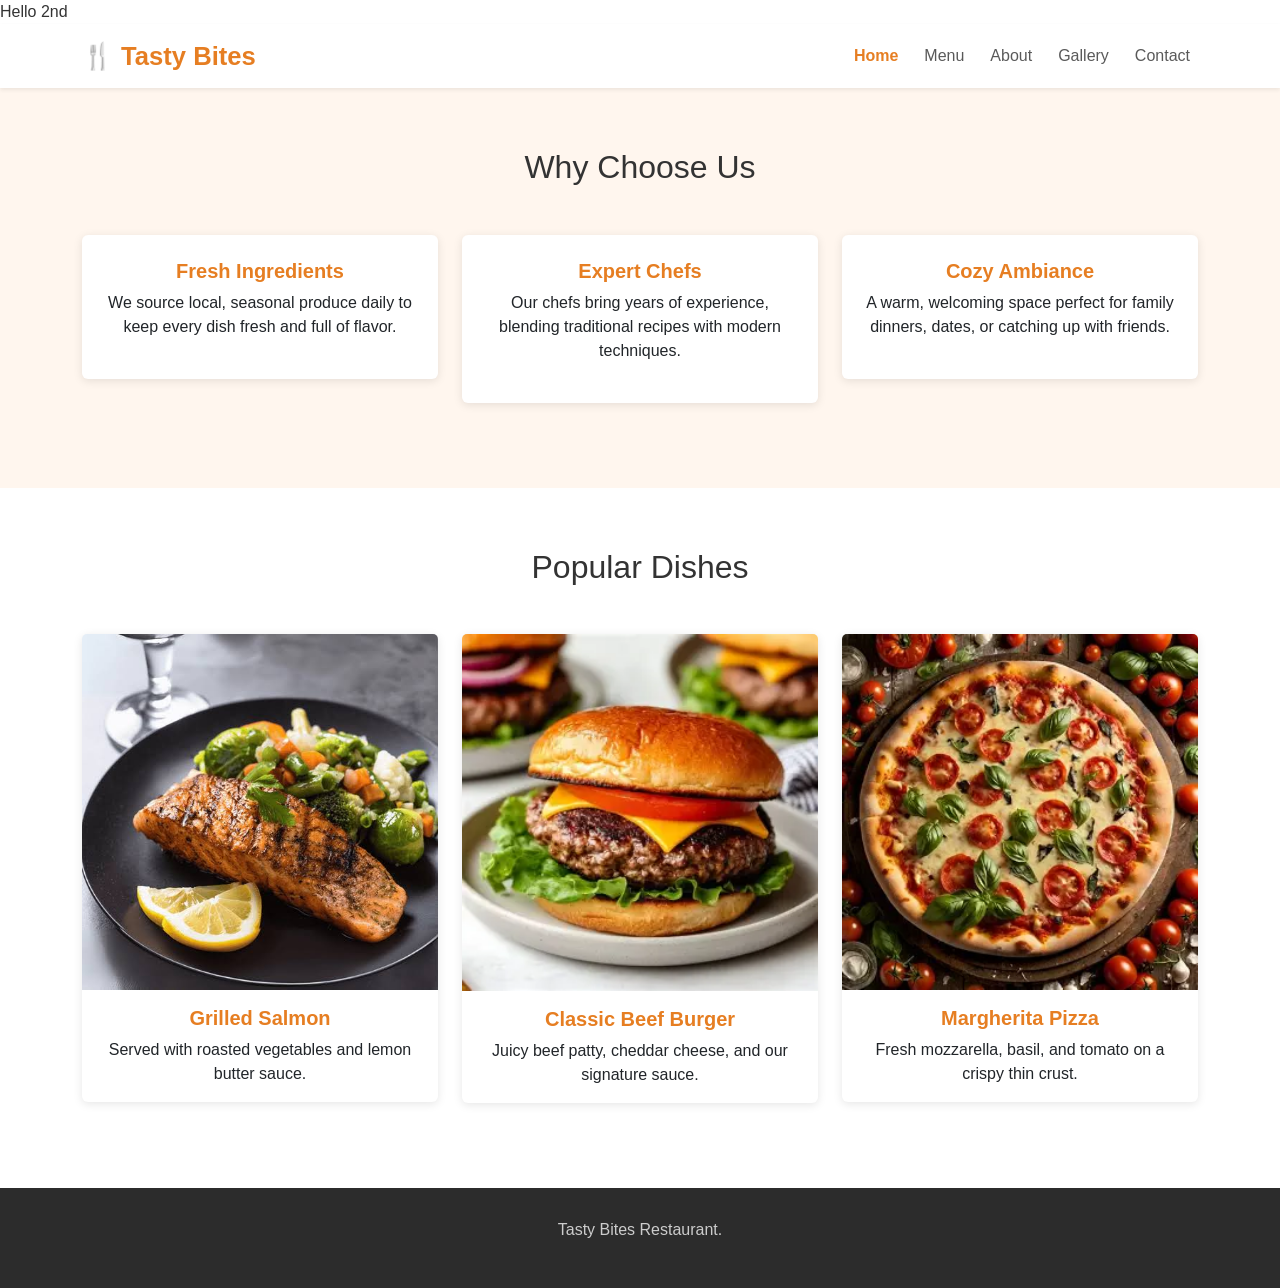
<file: index.html>
<!DOCTYPE html>
<html lang="en">
<head>
<meta charset="UTF-8">
<title>Tasty Bites | Home</title>
<meta name="viewport" content="width=device-width, initial-scale=1.0">
<link href="https://cdn.jsdelivr.net/npm/bootstrap@5.3.3/dist/css/bootstrap.min.css" rel="stylesheet">
<link href="css/style.css" rel="stylesheet">
</head>
<body>
Hello 2nd
<!-- NAVBAR -->
<nav class="navbar navbar-expand-lg navbar-light bg-white shadow-sm sticky-top">
  <div class="container">
    <a class="navbar-brand" href="index.html">🍴 Tasty Bites</a>
    <button class="navbar-toggler" type="button" data-bs-toggle="collapse" data-bs-target="#navMenu">
      <span class="navbar-toggler-icon"></span>
    </button>
    <div class="collapse navbar-collapse" id="navMenu">
      <ul class="navbar-nav ms-auto">
        <li class="nav-item"><a class="nav-link active" href="index.html">Home</a></li>
        <li class="nav-item"><a class="nav-link" href="menu.html">Menu</a></li>
        <li class="nav-item"><a class="nav-link" href="about.html">About</a></li>
        <li class="nav-item"><a class="nav-link" href="gallery.html">Gallery</a></li>
        <li class="nav-item"><a class="nav-link" href="contact.html">Contact</a></li>
      </ul>
    </div>
  </div>
</nav>




<!-- FEATURES -->
<section class="bg-light-orange">
  <div class="container text-center">
    <h2 class="mb-5">Why Choose Us</h2>
    <div class="row">
      <div class="col-md-4">
        <div class="card p-4">
          <h5 class="card-title">Fresh Ingredients</h5>
          <p>We source local, seasonal produce daily to keep every dish fresh and full of flavor.</p>
        </div>
      </div>
      <div class="col-md-4">
        <div class="card p-4">
          <h5 class="card-title">Expert Chefs</h5>
          <p>Our chefs bring years of experience, blending traditional recipes with modern techniques.</p>
        </div>
      </div>
      <div class="col-md-4">
        <div class="card p-4">
          <h5 class="card-title">Cozy Ambiance</h5>
          <p>A warm, welcoming space perfect for family dinners, dates, or catching up with friends.</p>
        </div>
      </div>
    </div>
  </div>
</section>

<!-- POPULAR DISHES -->
<section>
  <div class="container text-center">
    <h2 class="mb-5">Popular Dishes</h2>
    <div class="row">
      <div class="col-md-4">
        <div class="card">
          <img src="images/img1.jpg" class="card-img-top" alt="Dish 1">
          <div class="card-body">
            <h5 class="card-title">Grilled Salmon</h5>
            <p class="card-text">Served with roasted vegetables and lemon butter sauce.</p>
          </div>
        </div>
      </div>
      <div class="col-md-4">
        <div class="card">
          <img src="images/img2.jpg" class="card-img-top" alt="Dish 2">
          <div class="card-body">
            <h5 class="card-title">Classic Beef Burger</h5>
            <p class="card-text">Juicy beef patty, cheddar cheese, and our signature sauce.</p>
          </div>
        </div>
      </div>
      <div class="col-md-4">
        <div class="card">
          <img src="images/img3.jpg" class="card-img-top" alt="Dish 3">
          <div class="card-body">
            <h5 class="card-title">Margherita Pizza</h5>
            <p class="card-text">Fresh mozzarella, basil, and tomato on a crispy thin crust.</p>
          </div>
        </div>
      </div>
    </div>
  </div>
</section>

<!-- FOOTER -->
<footer>
  <div class="container">
    <p> Tasty Bites Restaurant. </p>
  </div>
</footer>
<script src="https://cdn.jsdelivr.net/npm/bootstrap@5.3.3/dist/js/bootstrap.bundle.min.js"></script>
</body>
</html>
</file>
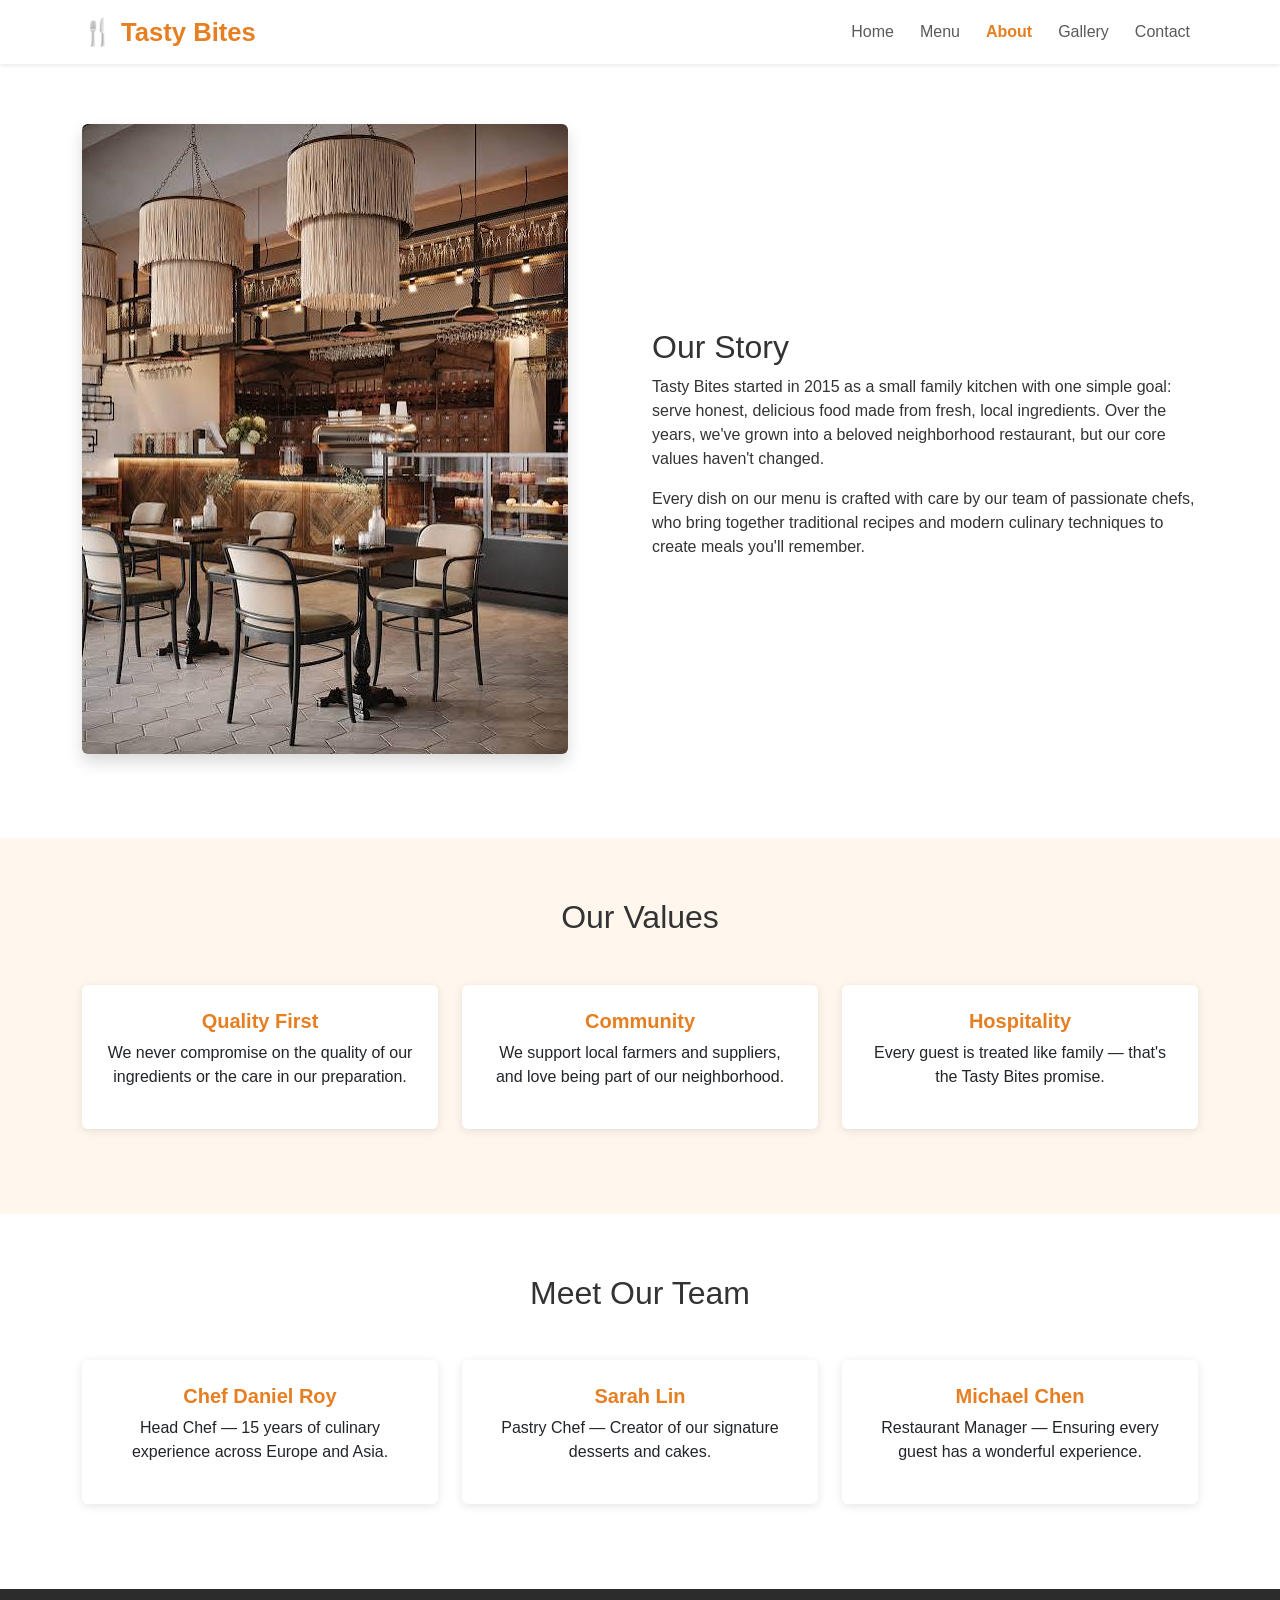
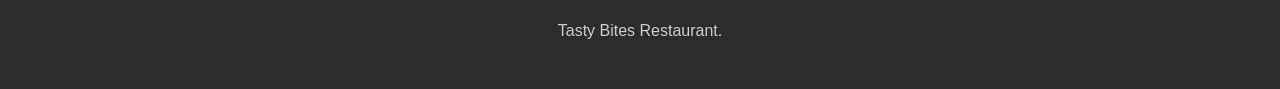
<file: about.html>
<!DOCTYPE html>
<html lang="en">
<head>
<meta charset="UTF-8">
<title>Tasty Bites | About</title>
<meta name="viewport" content="width=device-width, initial-scale=1.0">
<link href="https://cdn.jsdelivr.net/npm/bootstrap@5.3.3/dist/css/bootstrap.min.css" rel="stylesheet">
<link href="css/style.css" rel="stylesheet">
</head>
<body>

<!-- NAVBAR -->
<nav class="navbar navbar-expand-lg navbar-light bg-white shadow-sm sticky-top">
  <div class="container">
    <a class="navbar-brand" href="index.html">🍴 Tasty Bites</a>
    <button class="navbar-toggler" type="button" data-bs-toggle="collapse" data-bs-target="#navMenu">
      <span class="navbar-toggler-icon"></span>
    </button>
    <div class="collapse navbar-collapse" id="navMenu">
      <ul class="navbar-nav ms-auto">
        <li class="nav-item"><a class="nav-link" href="index.html">Home</a></li>
        <li class="nav-item"><a class="nav-link" href="menu.html">Menu</a></li>
        <li class="nav-item"><a class="nav-link active" href="about.html">About</a></li>
        <li class="nav-item"><a class="nav-link" href="gallery.html">Gallery</a></li>
        <li class="nav-item"><a class="nav-link" href="contact.html">Contact</a></li>
      </ul>
    </div>
  </div>
</nav>

<!-- PAGE HEADER -->


<!-- ABOUT CONTENT -->
<section>
  <div class="container">
    <div class="row align-items-center">
      <div class="col-md-6 mb-4">
        <img src="images/aboutimage.jpg" class="img-fluid rounded shadow" alt="Our Restaurant">
      </div>
      <div class="col-md-6">
        <h2>Our Story</h2>
        <p>Tasty Bites started in 2015 as a small family kitchen with one simple goal: serve honest, delicious food made from fresh, local ingredients. Over the years, we've grown into a beloved neighborhood restaurant, but our core values haven't changed.</p>
        <p>Every dish on our menu is crafted with care by our team of passionate chefs, who bring together traditional recipes and modern culinary techniques to create meals you'll remember.</p>
      </div>
    </div>
  </div>
</section>

<!-- MISSION / VALUES -->
<section class="bg-light-orange">
  <div class="container text-center">
    <h2 class="mb-5">Our Values</h2>
    <div class="row">
      <div class="col-md-4">
        <div class="card p-4">
          <h5 class="card-title">Quality First</h5>
          <p>We never compromise on the quality of our ingredients or the care in our preparation.</p>
        </div>
      </div>
      <div class="col-md-4">
        <div class="card p-4">
          <h5 class="card-title">Community</h5>
          <p>We support local farmers and suppliers, and love being part of our neighborhood.</p>
        </div>
      </div>
      <div class="col-md-4">
        <div class="card p-4">
          <h5 class="card-title">Hospitality</h5>
          <p>Every guest is treated like family — that's the Tasty Bites promise.</p>
        </div>
      </div>
    </div>
  </div>
</section>

<!-- TEAM -->
<section>
  <div class="container text-center">
    <h2 class="mb-5">Meet Our Team</h2>
    <div class="row">
      <div class="col-md-4">
        <div class="card p-4">
          <h5 class="card-title">Chef Daniel Roy</h5>
          <p>Head Chef — 15 years of culinary experience across Europe and Asia.</p>
        </div>
      </div>
      <div class="col-md-4">
        <div class="card p-4">
          <h5 class="card-title">Sarah Lin</h5>
          <p>Pastry Chef — Creator of our signature desserts and cakes.</p>
        </div>
      </div>
      <div class="col-md-4">
        <div class="card p-4">
          <h5 class="card-title">Michael Chen</h5>
          <p>Restaurant Manager — Ensuring every guest has a wonderful experience.</p>
        </div>
      </div>
    </div>
  </div>
</section>

<!-- FOOTER -->
<footer>
  <div class="container">
    <p> Tasty Bites Restaurant. </p>
  </div>
</footer>

<script src="https://cdn.jsdelivr.net/npm/bootstrap@5.3.3/dist/js/bootstrap.bundle.min.js"></script>
</body>
</html>
</file>
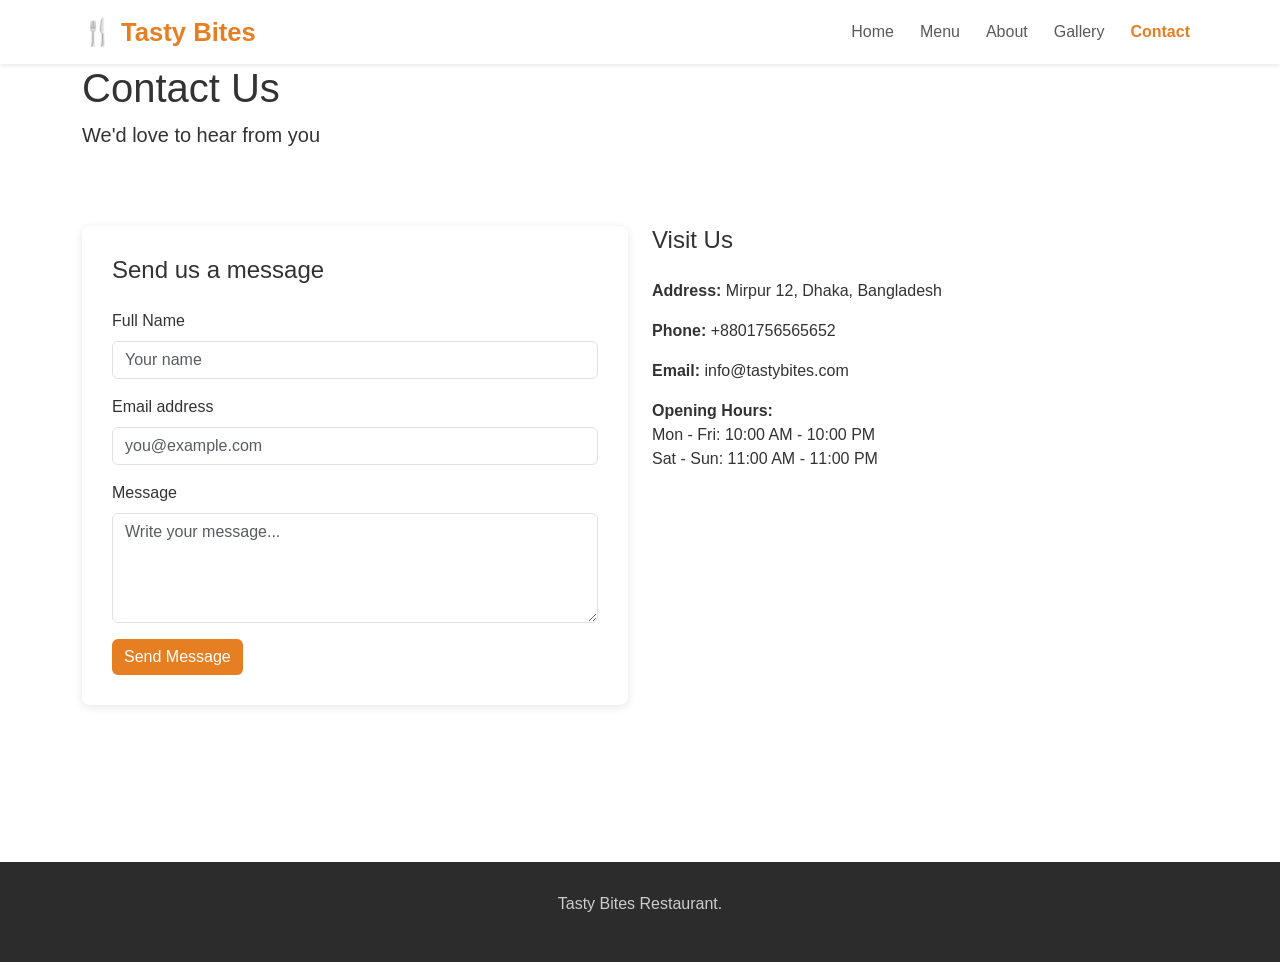
<file: contact.html>
<!DOCTYPE html>
<html lang="en">
<head>
<meta charset="UTF-8">
<title>Tasty Bites | Contact</title>
<meta name="viewport" content="width=device-width, initial-scale=1.0">
<link href="https://cdn.jsdelivr.net/npm/bootstrap@5.3.3/dist/css/bootstrap.min.css" rel="stylesheet">
<link href="css/style.css" rel="stylesheet">
</head>
<body>

<!-- NAVBAR -->
<nav class="navbar navbar-expand-lg navbar-light bg-white shadow-sm sticky-top">
  <div class="container">
    <a class="navbar-brand" href="index.html">🍴 Tasty Bites</a>
    <button class="navbar-toggler" type="button" data-bs-toggle="collapse" data-bs-target="#navMenu">
      <span class="navbar-toggler-icon"></span>
    </button>
    <div class="collapse navbar-collapse" id="navMenu">
      <ul class="navbar-nav ms-auto">
        <li class="nav-item"><a class="nav-link" href="index.html">Home</a></li>
        <li class="nav-item"><a class="nav-link" href="menu.html">Menu</a></li>
        <li class="nav-item"><a class="nav-link" href="about.html">About</a></li>
        <li class="nav-item"><a class="nav-link" href="gallery.html">Gallery</a></li>
        <li class="nav-item"><a class="nav-link active" href="contact.html">Contact</a></li>
      </ul>
    </div>
  </div>
</nav>

<!-- PAGE HEADER -->

  <div class="container">
    <h1>Contact Us</h1>
    <p class="lead">We'd love to hear from you</p>
  </div>
</section>

<!-- CONTACT CONTENT -->
<section>
  <div class="container">
    <div class="row">
      <div class="col-md-6 mb-4">
        <div class="contact-box">
          <h4 class="mb-4">Send us a message</h4>
          <form>
            <div class="mb-3">
              <label class="form-label">Full Name</label>
              <input type="text" class="form-control" placeholder="Your name">
            </div>
            <div class="mb-3">
              <label class="form-label">Email address</label>
              <input type="email" class="form-control" placeholder="you@example.com">
            </div>
            <div class="mb-3">
              <label class="form-label">Message</label>
              <textarea class="form-control" rows="4" placeholder="Write your message..."></textarea>
            </div>
            <button type="submit" class="btn btn-orange">Send Message</button>
          </form>
        </div>
      </div>
      <div class="col-md-6">
        <h4 class="mb-4">Visit Us</h4>
        <p><strong>Address:</strong> Mirpur 12, Dhaka, Bangladesh</p>
        <p><strong>Phone:</strong> +8801756565652</p>
        <p><strong>Email:</strong> info@tastybites.com</p>
        <p><strong>Opening Hours:</strong><br>
        Mon - Fri: 10:00 AM - 10:00 PM<br>
        Sat - Sun: 11:00 AM - 11:00 PM</p>

        <div class="ratio ratio-16x9 mt-4">
          <iframe src="https://www.google.com/maps/embed?pb=!1m18!1m12!1m3!1d233238.5!2d90.35!3d23.78!2m3!1f0!2f0!3f0!3m2!1i1024!2i768!4f13.1!3m3!1m2!1s0x0%3A0x0!2zMjPCsDQ2JzQ4LjAiTiA5MMKwMjEnMDAuMCJF!5e0!3m2!1sen!2sbd!4v1234567890" style="border:0;" allowfullscreen="" loading="lazy"></iframe>
        </div>
      </div>
    </div>
  </div>
</section>

<!-- FOOTER -->
<footer>
  <div class="container">
    <p> Tasty Bites Restaurant. </p>
  </div>
</footer>

<script src="https://cdn.jsdelivr.net/npm/bootstrap@5.3.3/dist/js/bootstrap.bundle.min.js"></script>
</body>
</html>
</file>
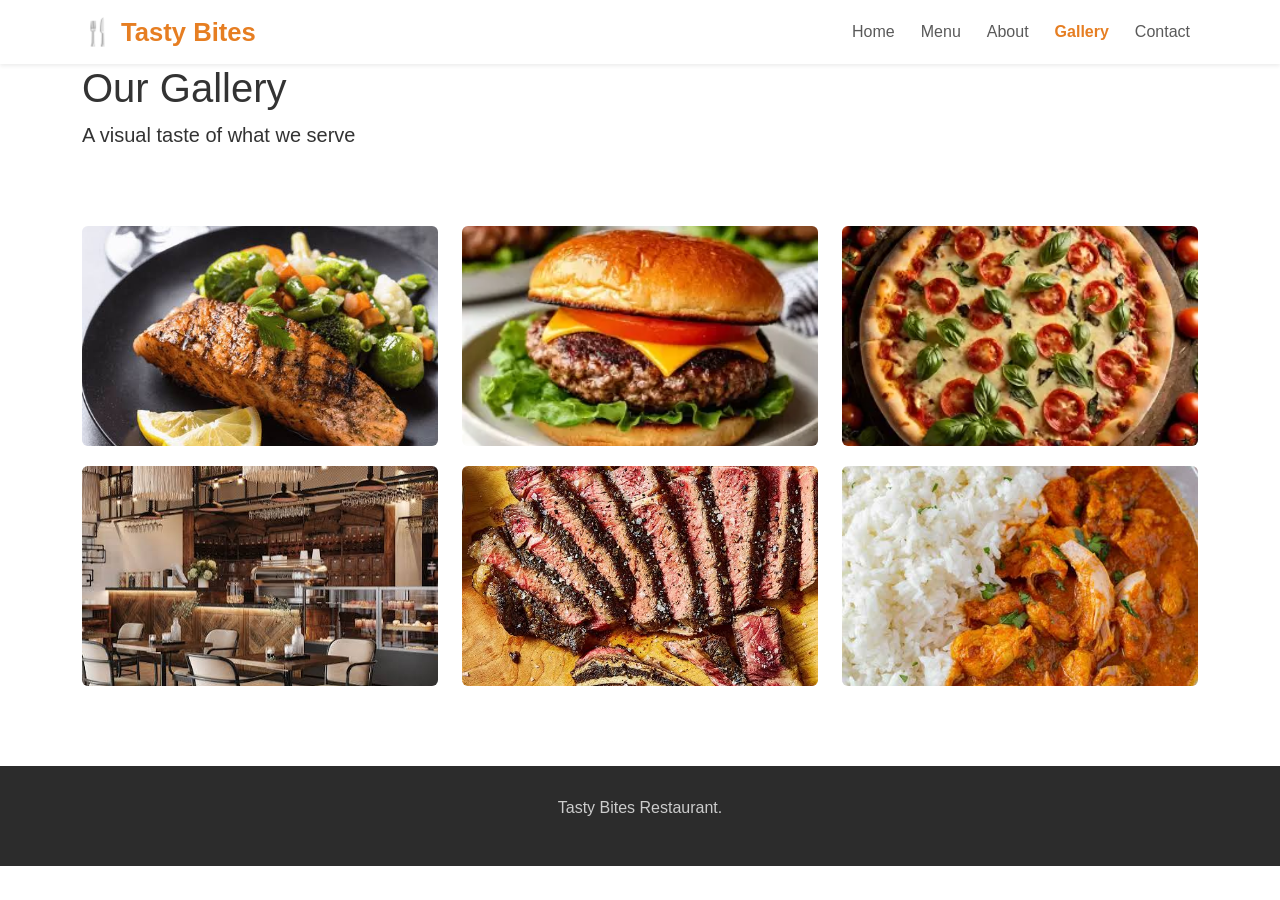
<file: gallery.html>
<!DOCTYPE html>
<html lang="en">
<head>
<meta charset="UTF-8">
<title>Tasty Bites | Gallery</title>
<meta name="viewport" content="width=device-width, initial-scale=1.0">
<link href="https://cdn.jsdelivr.net/npm/bootstrap@5.3.3/dist/css/bootstrap.min.css" rel="stylesheet">
<link href="css/style.css" rel="stylesheet">
</head>
<body>

<!-- NAVBAR -->
<nav class="navbar navbar-expand-lg navbar-light bg-white shadow-sm sticky-top">
  <div class="container">
    <a class="navbar-brand" href="index.html">🍴 Tasty Bites</a>
    <button class="navbar-toggler" type="button" data-bs-toggle="collapse" data-bs-target="#navMenu">
      <span class="navbar-toggler-icon"></span>
    </button>
    <div class="collapse navbar-collapse" id="navMenu">
      <ul class="navbar-nav ms-auto">
        <li class="nav-item"><a class="nav-link" href="index.html">Home</a></li>
        <li class="nav-item"><a class="nav-link" href="menu.html">Menu</a></li>
        <li class="nav-item"><a class="nav-link" href="about.html">About</a></li>
        <li class="nav-item"><a class="nav-link active" href="gallery.html">Gallery</a></li>
        <li class="nav-item"><a class="nav-link" href="contact.html">Contact</a></li>
      </ul>
    </div>
  </div>
</nav>

<!-- PAGE HEADER -->

  <div class="container">
    <h1>Our Gallery</h1>
    <p class="lead">A visual taste of what we serve</p>
  </div>
</section>

<!-- GALLERY GRID -->
<section>
  <div class="container">
    <div class="row">
      <div class="col-md-4">
        <img src="images/img1.jpg" class="gallery-img" alt="Gallery Image 1">
      </div>
      <div class="col-md-4">
        <img src="images/img2.jpg" class="gallery-img" alt="Gallery Image 2">
      </div>
      <div class="col-md-4">
        <img src="images/img3.jpg" class="gallery-img" alt="Gallery Image 3">
      </div>
      <div class="col-md-4">
        <img src="images/aboutimage.jpg" class="gallery-img" alt="Gallery Image 4">
      </div>
      <div class="col-md-4">
        <img src="images/img4.jpg" class="gallery-img" alt="Gallery Image 5">
      </div>
      <div class="col-md-4">
        <img src="images/img5.jpg" class="gallery-img" alt="Gallery Image 6">
      </div>
    </div>
  </div>
</section>

<!-- FOOTER -->
<footer>
  <div class="container">
    <p> Tasty Bites Restaurant. </p>
  </div>
</footer>

<script src="https://cdn.jsdelivr.net/npm/bootstrap@5.3.3/dist/js/bootstrap.bundle.min.js"></script>
</body>
</html>
</file>
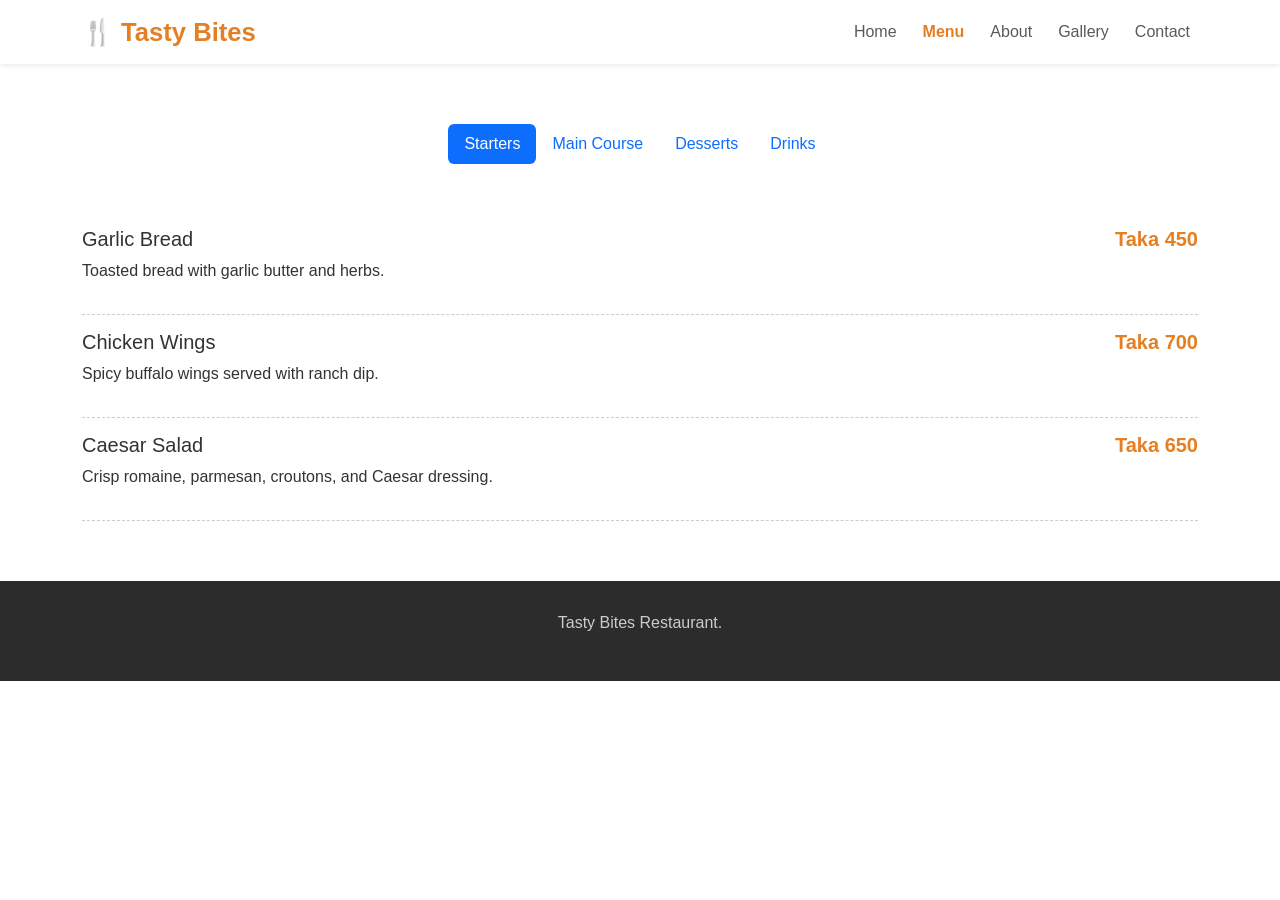
<file: menu.html>
<!DOCTYPE html>
<html lang="en">
<head>
<meta charset="UTF-8">
<title>Tasty Bites | Menu</title>
<meta name="viewport" content="width=device-width, initial-scale=1.0">
<link href="https://cdn.jsdelivr.net/npm/bootstrap@5.3.3/dist/css/bootstrap.min.css" rel="stylesheet">
<link href="css/style.css" rel="stylesheet">
</head>
<body>

<!-- NAVBAR -->
<nav class="navbar navbar-expand-lg navbar-light bg-white shadow-sm sticky-top">
  <div class="container">
    <a class="navbar-brand" href="index.html">🍴 Tasty Bites</a>
    <button class="navbar-toggler" type="button" data-bs-toggle="collapse" data-bs-target="#navMenu">
      <span class="navbar-toggler-icon"></span>
    </button>
    <div class="collapse navbar-collapse" id="navMenu">
      <ul class="navbar-nav ms-auto">
        <li class="nav-item"><a class="nav-link" href="index.html">Home</a></li>
        <li class="nav-item"><a class="nav-link active" href="menu.html">Menu</a></li>
        <li class="nav-item"><a class="nav-link" href="about.html">About</a></li>
        <li class="nav-item"><a class="nav-link" href="gallery.html">Gallery</a></li>
        <li class="nav-item"><a class="nav-link" href="contact.html">Contact</a></li>
      </ul>
    </div>
  </div>
</nav>



<!-- MENU TABS -->
<section>
  <div class="container">
    <ul class="nav nav-pills justify-content-center mb-5" id="menuTab" role="tablist">
      <li class="nav-item" role="presentation">
        <button class="nav-link active" data-bs-toggle="pill" data-bs-target="#starters" type="button">Starters</button>
      </li>
      <li class="nav-item" role="presentation">
        <button class="nav-link" data-bs-toggle="pill" data-bs-target="#mains" type="button">Main Course</button>
      </li>
      <li class="nav-item" role="presentation">
        <button class="nav-link" data-bs-toggle="pill" data-bs-target="#desserts" type="button">Desserts</button>
      </li>
      <li class="nav-item" role="presentation">
        <button class="nav-link" data-bs-toggle="pill" data-bs-target="#drinks" type="button">Drinks</button>
      </li>
    </ul>

    <div class="tab-content">
      <div class="tab-pane fade show active" id="starters">
        <div class="menu-item"><h5>Garlic Bread <span class="menu-price">Taka  450</span></h5><p>Toasted bread with garlic butter and herbs.</p></div>
        <div class="menu-item"><h5>Chicken Wings <span class="menu-price">Taka  700</span></h5><p>Spicy buffalo wings served with ranch dip.</p></div>
        <div class="menu-item"><h5>Caesar Salad <span class="menu-price">Taka  650</span></h5><p>Crisp romaine, parmesan, croutons, and Caesar dressing.</p></div>
      </div>

      <div class="tab-pane fade" id="mains">
        <div class="menu-item"><h5>Grilled Salmon <span class="menu-price">Taka  150</span></h5><p>Served with roasted vegetables and lemon butter sauce.</p></div>
        <div class="menu-item"><h5>Classic Beef Burger <span class="menu-price">Taka  150</span></h5><p>Beef patty, cheddar cheese, lettuce, and our special sauce.</p></div>
        <div class="menu-item"><h5>Margherita Pizza <span class="menu-price">Taka  110</span></h5><p>Fresh mozzarella, basil, and tomato on thin crust.</p></div>
        <div class="menu-item"><h5>Chicken Alfredo Pasta <span class="menu-price">Taka  12.50</span></h5><p>Creamy alfredo sauce with grilled chicken and parmesan.</p></div>
      </div>

      <div class="tab-pane fade" id="desserts">
        <div class="menu-item"><h5>Chocolate Lava Cake <span class="menu-price">Taka  600</span></h5><p>Warm cake with a gooey molten chocolate center.</p></div>
        <div class="menu-item"><h5>New York Cheesecake <span class="menu-price">Taka  550</span></h5><p>Classic creamy cheesecake with berry compote.</p></div>
      </div>

      <div class="tab-pane fade" id="drinks">
        <div class="menu-item"><h5>Fresh Lemonade <span class="menu-price">Taka  300</span></h5><p>Refreshing homemade lemonade with mint.</p></div>
        <div class="menu-item"><h5>Iced Coffee <span class="menu-price">Taka  350</span></h5><p>Chilled coffee served over ice with milk.</p></div>
      </div>
    </div>
  </div>
</section>

<!-- FOOTER -->
<footer>
  <div class="container">
    <p> Tasty Bites Restaurant. </p>
  </div>
</footer>

<script src="https://cdn.jsdelivr.net/npm/bootstrap@5.3.3/dist/js/bootstrap.bundle.min.js"></script>
</body>
</html>
</file>
<file: css/style.css>
/* ===== Tasty Bites - Custom Styles ===== */

body {
    font-family: 'Segoe UI', Arial, sans-serif;
    color: #333;
}

/* Navbar */
.navbar-brand {
    font-weight: bold;
    font-size: 1.6rem;
    color: #e67e22 !important;
}

.navbar-nav .nav-link {
    font-weight: 500;
    margin-left: 10px;
}

.navbar-nav .nav-link.active {
    color: #e67e22 !important;
    font-weight: bold;
}

/* Hero Section */
.hero {
    background: linear-gradient(rgba(0,0,0,0.5), rgba(0,0,0,0.5)), url('../images/hero.jpg');
    background-size: cover;
    background-position: center;
    color: #fff;
    padding: 120px 20px;
    text-align: center;
}

.hero h1 {
    font-size: 3rem;
    font-weight: bold;
}

.btn-orange {
    background-color: #e67e22;
    color: #fff;
    border: none;
}

.btn-orange:hover {
    background-color: #cf711d;
    color: #fff;
}

/* Cards */
.card {
    border: none;
    box-shadow: 0 2px 10px rgba(0,0,0,0.1);
    margin-bottom: 25px;
}

.card-title {
    color: #e67e22;
    font-weight: bold;
}

/* Section spacing */
section {
    padding: 60px 0;
}

.bg-light-orange {
    background-color: #fff6ee;
}

/* Gallery */
.gallery-img {
    width: 100%;
    height: 220px;
    object-fit: cover;
    border-radius: 6px;
    margin-bottom: 20px;
    transition: transform 0.3s ease;
}

.gallery-img:hover {
    transform: scale(1.05);
}

/* Footer */
footer {
    background-color: #2c2c2c;
    color: #ccc;
    padding: 30px 0;
    text-align: center;
}

footer a {
    color: #e67e22;
}

/* Menu page */
.menu-item {
    border-bottom: 1px dashed #ccc;
    padding: 15px 0;
}

.menu-price {
    color: #e67e22;
    font-weight: bold;
    float: right;
}

/* Contact form */
.contact-box {
    background-color: #fff;
    padding: 30px;
    border-radius: 8px;
    box-shadow: 0 2px 10px rgba(0,0,0,0.1);
}
</file>
